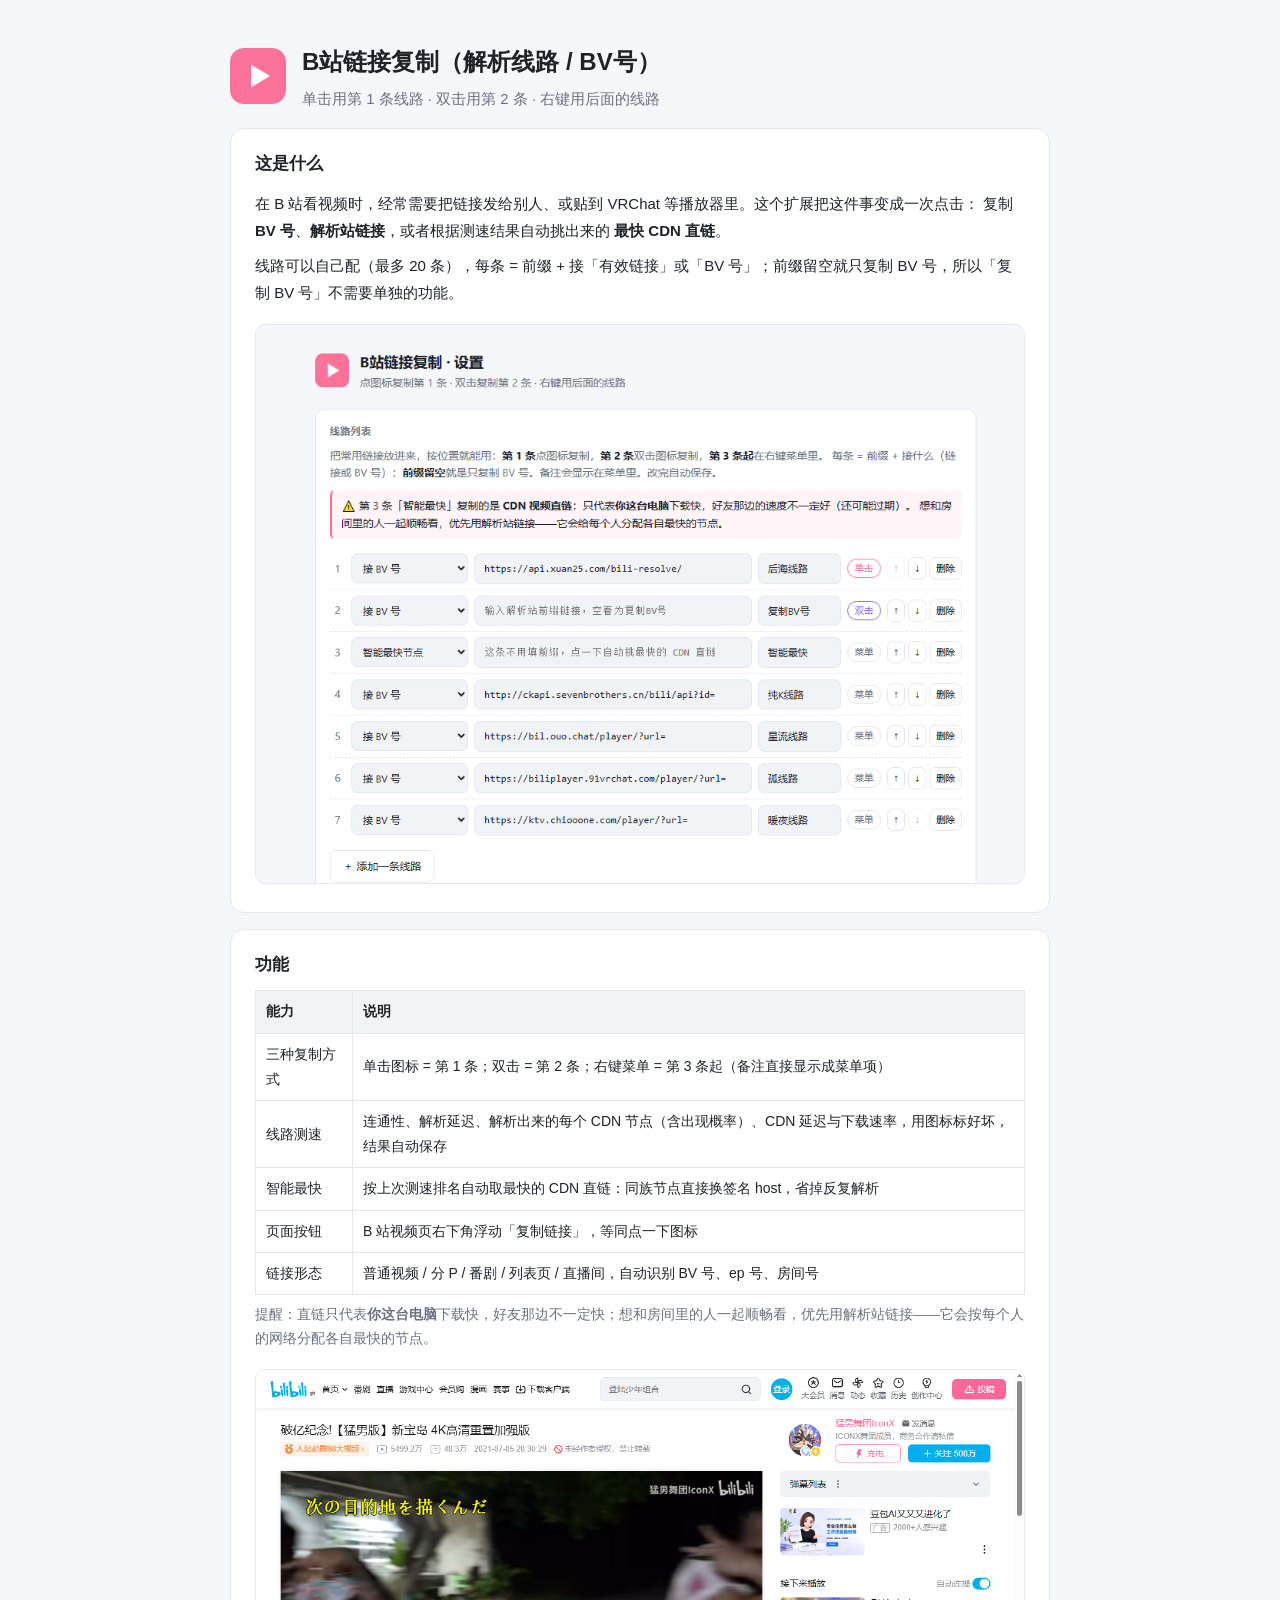
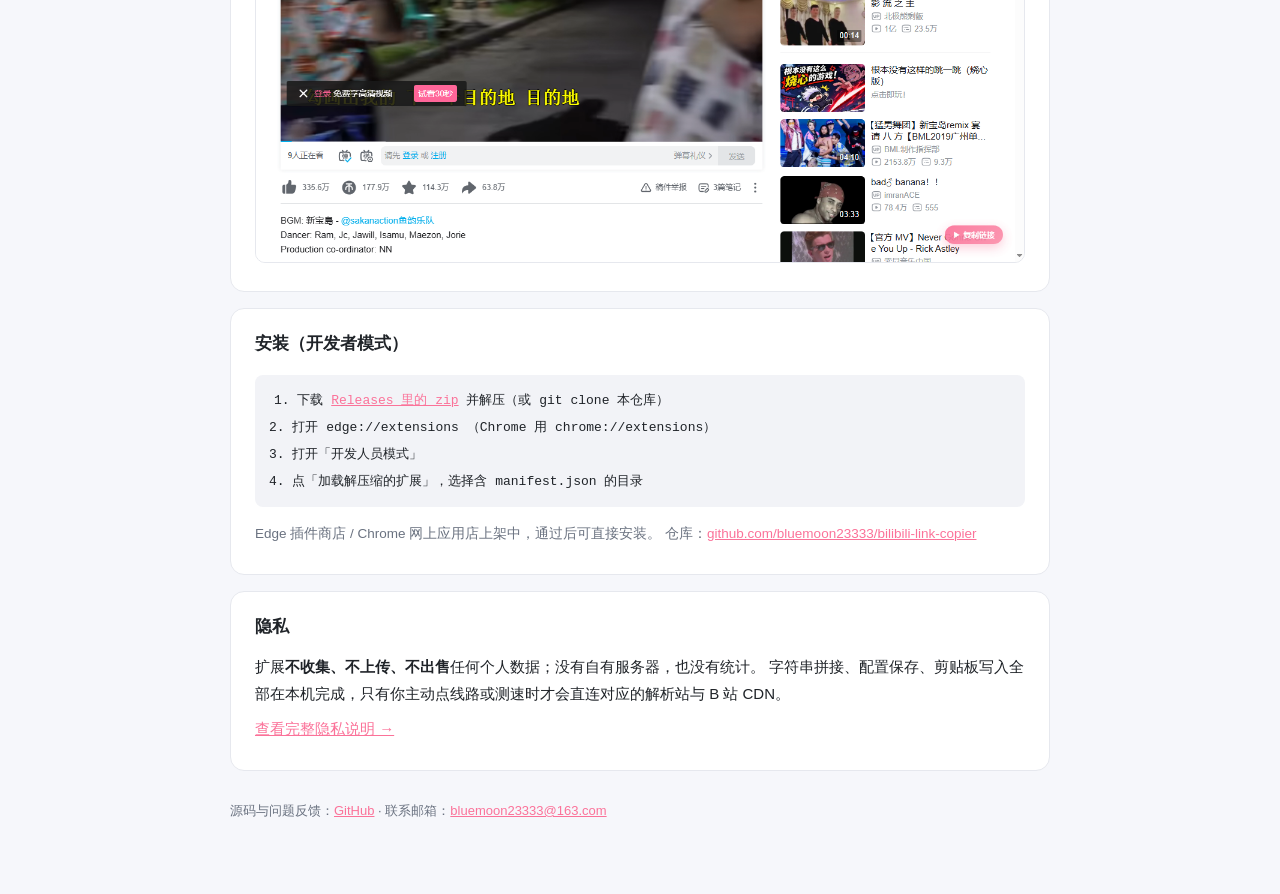
<file: docs/index.html>
<!doctype html>
<html lang="zh-CN">
  <head>
    <meta charset="utf-8" />
    <meta name="viewport" content="width=device-width, initial-scale=1" />
    <title>B站链接复制（解析线路 / BV号）</title>
    <meta name="description" content="一键复制 B 站视频的 BV 号、解析站链接或最快 CDN 直链。支持多线路、右键菜单、线路测速与页面浮动按钮。" />
    <style>
      :root {
        color-scheme: light dark;
        --bg: #f6f7fb;
        --card: #ffffff;
        --text: #1f2328;
        --muted: #6a7280;
        --line: #e6e8ee;
        --accent: #fb7299;
        --accent-2: #7c5cff;
        --code: #f2f3f7;
      }
      @media (prefers-color-scheme: dark) {
        :root {
          --bg: #14161a;
          --card: #1c1f24;
          --text: #e6e8ec;
          --muted: #9aa3af;
          --line: #2c3037;
          --code: #24282f;
        }
      }
      * { box-sizing: border-box; }
      body {
        margin: 0;
        padding: 40px 16px 72px;
        background: var(--bg);
        color: var(--text);
        font: 15px/1.8 -apple-system, "Segoe UI", "Microsoft YaHei", sans-serif;
      }
      main { max-width: 820px; margin: 0 auto; }
      header { display: flex; align-items: center; gap: 16px; margin-bottom: 8px; }
      header img { width: 56px; height: 56px; border-radius: 14px; }
      h1 { font-size: 24px; margin: 0; }
      .sub { color: var(--muted); margin: 4px 0 28px; }
      section {
        background: var(--card);
        border: 1px solid var(--line);
        border-radius: 14px;
        padding: 20px 24px;
        margin: 16px 0;
      }
      h2 { font-size: 17px; margin: 0 0 10px; }
      p, li { margin: 8px 0; }
      code { background: var(--code); padding: 1px 5px; border-radius: 4px; font-size: 13px; }
      pre { background: var(--code); padding: 12px 14px; border-radius: 8px; overflow: auto; }
      a { color: var(--accent); }
      img.shot { width: 100%; border: 1px solid var(--line); border-radius: 10px; margin-top: 10px; }
      /* 长截图只露出头部，避免页面被一张图撑到几千像素 */
      img.shot.tall { height: 560px; object-fit: cover; object-position: top center; }
      table { width: 100%; border-collapse: collapse; margin: 8px 0; font-size: 14px; }
      th, td { border: 1px solid var(--line); padding: 8px 10px; text-align: left; }
      th { background: var(--code); }
      .pill {
        display: inline-block; padding: 2px 9px; border-radius: 999px; font-size: 12.5px;
        background: color-mix(in srgb, var(--accent) 14%, transparent); color: var(--accent);
      }
      footer { color: var(--muted); font-size: 13px; margin-top: 28px; }
    </style>
  </head>
  <body>
    <main>
      <header>
        <img src="./icon-128.png" alt="" />
        <div>
          <h1>B站链接复制（解析线路 / BV号）</h1>
          <p class="sub" style="margin: 2px 0 0">单击用第 1 条线路 · 双击用第 2 条 · 右键用后面的线路</p>
        </div>
      </header>

      <section>
        <h2>这是什么</h2>
        <p>
          在 B 站看视频时，经常需要把链接发给别人、或贴到 VRChat 等播放器里。这个扩展把这件事变成一次点击：
          复制 <strong>BV 号</strong>、<strong>解析站链接</strong>，或者根据测速结果自动挑出来的 <strong>最快 CDN 直链</strong>。
        </p>
        <p>
          线路可以自己配（最多 20 条），每条 = 前缀 + 接「有效链接」或「BV 号」；前缀留空就只复制 BV 号，所以「复制 BV 号」不需要单独的功能。
        </p>
        <img class="shot tall" src="./speedtest.png" alt="设置页与线路测速" />
      </section>

      <section>
        <h2>功能</h2>
        <table>
          <tr><th>能力</th><th>说明</th></tr>
          <tr><td>三种复制方式</td><td>单击图标 = 第 1 条；双击 = 第 2 条；右键菜单 = 第 3 条起（备注直接显示成菜单项）</td></tr>
          <tr><td>线路测速</td><td>连通性、解析延迟、解析出来的每个 CDN 节点（含出现概率）、CDN 延迟与下载速率，用图标标好坏，结果自动保存</td></tr>
          <tr><td>智能最快</td><td>按上次测速排名自动取最快的 CDN 直链：同族节点直接换签名 host，省掉反复解析</td></tr>
          <tr><td>页面按钮</td><td>B 站视频页右下角浮动「复制链接」，等同点一下图标</td></tr>
          <tr><td>链接形态</td><td>普通视频 / 分 P / 番剧 / 列表页 / 直播间，自动识别 BV 号、ep 号、房间号</td></tr>
        </table>
        <p style="color: var(--muted); font-size: 13.5px">
          提醒：直链只代表<strong>你这台电脑</strong>下载快，好友那边不一定快；想和房间里的人一起顺畅看，优先用解析站链接——它会按每个人的网络分配各自最快的节点。
        </p>
        <img class="shot" src="./button.png" alt="B 站视频页右下角的复制按钮" />
      </section>

      <section>
        <h2>安装（开发者模式）</h2>
        <pre><code>1. 下载 <a href="https://github.com/bluemoon23333/bilibili-link-copier/releases/latest">Releases 里的 zip</a> 并解压（或 git clone 本仓库）
2. 打开 edge://extensions （Chrome 用 chrome://extensions）
3. 打开「开发人员模式」
4. 点「加载解压缩的扩展」，选择含 manifest.json 的目录</code></pre>
        <p style="color: var(--muted); font-size: 13.5px">Edge 插件商店 / Chrome 网上应用店上架中，通过后可直接安装。  仓库：<a href="https://github.com/bluemoon23333/bilibili-link-copier">github.com/bluemoon23333/bilibili-link-copier</a></p>
      </section>

      <section>
        <h2>隐私</h2>
        <p>
          扩展<strong>不收集、不上传、不出售</strong>任何个人数据；没有自有服务器，也没有统计。
          字符串拼接、配置保存、剪贴板写入全部在本机完成，只有你主动点线路或测速时才会直连对应的解析站与 B 站 CDN。
        </p>
        <p><a href="./privacy.html">查看完整隐私说明 →</a></p>
      </section>

      <footer>
        源码与问题反馈：<a id="repo" href="https://github.com/bluemoon23333">GitHub</a> ·
        联系邮箱：<a href="mailto:bluemoon23333@163.com">bluemoon23333@163.com</a>
      </footer>
    </main>
  </body>
</html>
</file>
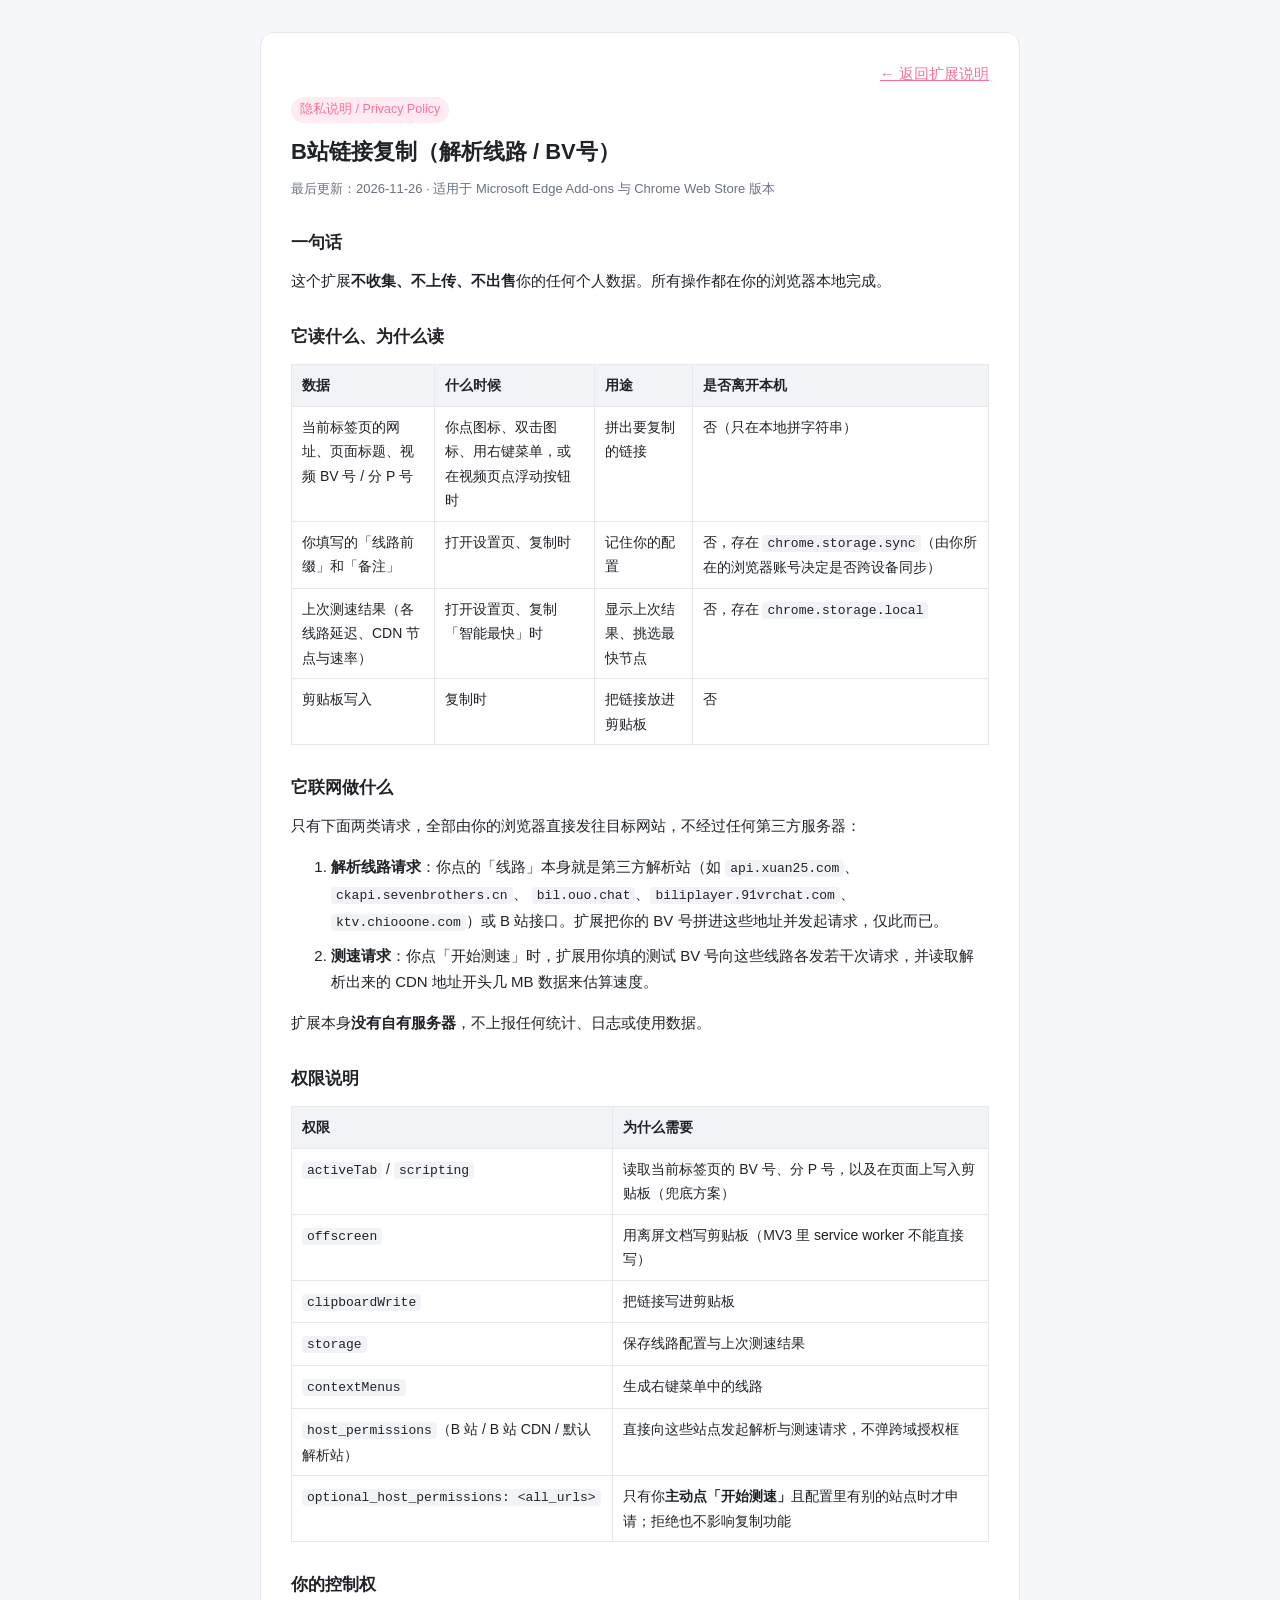
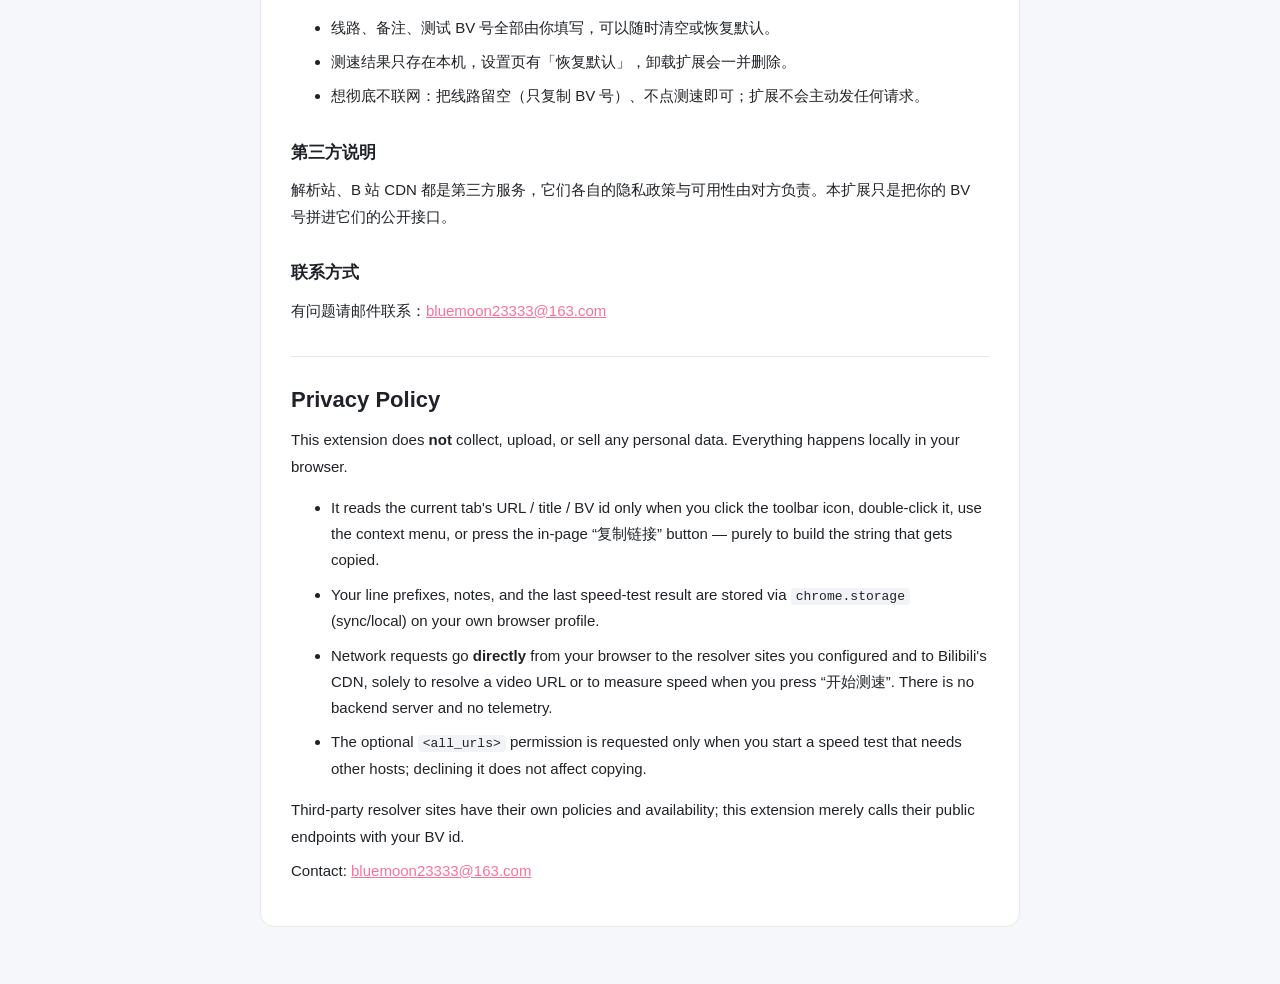
<file: docs/privacy.html>
<!doctype html>
<html lang="zh-CN">
  <head>
    <meta charset="utf-8" />
    <meta name="viewport" content="width=device-width, initial-scale=1" />
    <title>隐私说明 · B站链接复制（解析线路 / BV号）</title>
    <style>
      :root {
        color-scheme: light dark;
        --bg: #f6f7fb;
        --card: #ffffff;
        --text: #1f2328;
        --muted: #6a7280;
        --line: #e6e8ee;
        --accent: #fb7299;
        --code: #f2f3f7;
      }
      @media (prefers-color-scheme: dark) {
        :root {
          --bg: #14161a;
          --card: #1c1f24;
          --text: #e6e8ec;
          --muted: #9aa3af;
          --line: #2c3037;
          --code: #24282f;
        }
      }
      * { box-sizing: border-box; }
      body {
        margin: 0;
        padding: 32px 16px 64px;
        background: var(--bg);
        color: var(--text);
        font: 15px/1.75 -apple-system, "Segoe UI", "Microsoft YaHei", sans-serif;
      }
      main {
        max-width: 760px;
        margin: 0 auto;
        background: var(--card);
        border: 1px solid var(--line);
        border-radius: 14px;
        padding: 28px 30px 34px;
      }
      h1 { font-size: 22px; margin: 0 0 6px; }
      h2 { font-size: 17px; margin: 28px 0 10px; }
      p, li { margin: 8px 0; }
      .sub { color: var(--muted); font-size: 13px; margin: 0 0 18px; }
      table { width: 100%; border-collapse: collapse; margin: 12px 0; font-size: 14px; }
      th, td { border: 1px solid var(--line); padding: 8px 10px; text-align: left; vertical-align: top; }
      th { background: var(--code); font-weight: 600; }
      code {
        background: var(--code);
        padding: 1px 5px;
        border-radius: 4px;
        font-size: 13px;
      }
      hr { border: 0; border-top: 1px solid var(--line); margin: 32px 0 24px; }
      a { color: var(--accent); }
      .badge {
        display: inline-block;
        padding: 2px 9px;
        border-radius: 999px;
        background: color-mix(in srgb, var(--accent) 14%, transparent);
        color: var(--accent);
        font-size: 12.5px;
        margin-bottom: 10px;
      }
    </style>
  </head>
  <body>
        <main>
      <p style="text-align:right;margin:0 0 8px"><a href="./index.html">← 返回扩展说明</a></p>
      <span class="badge">隐私说明 / Privacy Policy</span>
      <h1>B站链接复制（解析线路 / BV号）</h1>
      <p class="sub">最后更新：2026-11-26 · 适用于 Microsoft Edge Add-ons 与 Chrome Web Store 版本</p>

      <h2>一句话</h2>
      <p>这个扩展<strong>不收集、不上传、不出售</strong>你的任何个人数据。所有操作都在你的浏览器本地完成。</p>

      <h2>它读什么、为什么读</h2>
      <table>
        <thead>
          <tr><th>数据</th><th>什么时候</th><th>用途</th><th>是否离开本机</th></tr>
        </thead>
        <tbody>
          <tr>
            <td>当前标签页的网址、页面标题、视频 BV 号 / 分 P 号</td>
            <td>你点图标、双击图标、用右键菜单，或在视频页点浮动按钮时</td>
            <td>拼出要复制的链接</td>
            <td>否（只在本地拼字符串）</td>
          </tr>
          <tr>
            <td>你填写的「线路前缀」和「备注」</td>
            <td>打开设置页、复制时</td>
            <td>记住你的配置</td>
            <td>否，存在 <code>chrome.storage.sync</code>（由你所在的浏览器账号决定是否跨设备同步）</td>
          </tr>
          <tr>
            <td>上次测速结果（各线路延迟、CDN 节点与速率）</td>
            <td>打开设置页、复制「智能最快」时</td>
            <td>显示上次结果、挑选最快节点</td>
            <td>否，存在 <code>chrome.storage.local</code></td>
          </tr>
          <tr>
            <td>剪贴板写入</td>
            <td>复制时</td>
            <td>把链接放进剪贴板</td>
            <td>否</td>
          </tr>
        </tbody>
      </table>

      <h2>它联网做什么</h2>
      <p>只有下面两类请求，全部由你的浏览器直接发往目标网站，不经过任何第三方服务器：</p>
      <ol>
        <li>
          <strong>解析线路请求</strong>：你点的「线路」本身就是第三方解析站（如 <code>api.xuan25.com</code>、<code>ckapi.sevenbrothers.cn</code>、
          <code>bil.ouo.chat</code>、<code>biliplayer.91vrchat.com</code>、<code>ktv.chiooone.com</code>）或 B 站接口。扩展把你的 BV 号拼进这些地址并发起请求，仅此而已。
        </li>
        <li>
          <strong>测速请求</strong>：你点「开始测速」时，扩展用你填的测试 BV 号向这些线路各发若干次请求，并读取解析出来的 CDN 地址开头几 MB 数据来估算速度。
        </li>
      </ol>
      <p>扩展本身<strong>没有自有服务器</strong>，不上报任何统计、日志或使用数据。</p>

      <h2>权限说明</h2>
      <table>
        <thead>
          <tr><th>权限</th><th>为什么需要</th></tr>
        </thead>
        <tbody>
          <tr><td><code>activeTab</code> / <code>scripting</code></td><td>读取当前标签页的 BV 号、分 P 号，以及在页面上写入剪贴板（兜底方案）</td></tr>
          <tr><td><code>offscreen</code></td><td>用离屏文档写剪贴板（MV3 里 service worker 不能直接写）</td></tr>
          <tr><td><code>clipboardWrite</code></td><td>把链接写进剪贴板</td></tr>
          <tr><td><code>storage</code></td><td>保存线路配置与上次测速结果</td></tr>
          <tr><td><code>contextMenus</code></td><td>生成右键菜单中的线路</td></tr>
          <tr><td><code>host_permissions</code>（B 站 / B 站 CDN / 默认解析站）</td><td>直接向这些站点发起解析与测速请求，不弹跨域授权框</td></tr>
          <tr><td><code>optional_host_permissions: &lt;all_urls&gt;</code></td><td>只有你<strong>主动点「开始测速」</strong>且配置里有别的站点时才申请；拒绝也不影响复制功能</td></tr>
        </tbody>
      </table>

      <h2>你的控制权</h2>
      <ul>
        <li>线路、备注、测试 BV 号全部由你填写，可以随时清空或恢复默认。</li>
        <li>测速结果只存在本机，设置页有「恢复默认」，卸载扩展会一并删除。</li>
        <li>想彻底不联网：把线路留空（只复制 BV 号）、不点测速即可；扩展不会主动发任何请求。</li>
      </ul>

      <h2>第三方说明</h2>
      <p>解析站、B 站 CDN 都是第三方服务，它们各自的隐私政策与可用性由对方负责。本扩展只是把你的 BV 号拼进它们的公开接口。</p>

      <h2>联系方式</h2>
      <p>有问题请邮件联系：<a href="mailto:bluemoon23333@163.com">bluemoon23333@163.com</a></p>

      <hr />

      <h1 id="en">Privacy Policy</h1>
      <p>This extension does <strong>not</strong> collect, upload, or sell any personal data. Everything happens locally in your browser.</p>
      <ul>
        <li>It reads the current tab's URL / title / BV id only when you click the toolbar icon, double-click it, use the context menu, or press the in-page “复制链接” button — purely to build the string that gets copied.</li>
        <li>Your line prefixes, notes, and the last speed-test result are stored via <code>chrome.storage</code> (sync/local) on your own browser profile.</li>
        <li>
          Network requests go <strong>directly</strong> from your browser to the resolver sites you configured and to Bilibili's CDN, solely to resolve a video URL or to measure speed when you press “开始测速”.
          There is no backend server and no telemetry.
        </li>
        <li>The optional <code>&lt;all_urls&gt;</code> permission is requested only when you start a speed test that needs other hosts; declining it does not affect copying.</li>
      </ul>
      <p>Third-party resolver sites have their own policies and availability; this extension merely calls their public endpoints with your BV id.</p>
      <p>Contact: <a href="mailto:bluemoon23333@163.com">bluemoon23333@163.com</a></p>
    </main>
  </body>
</html>
</file>
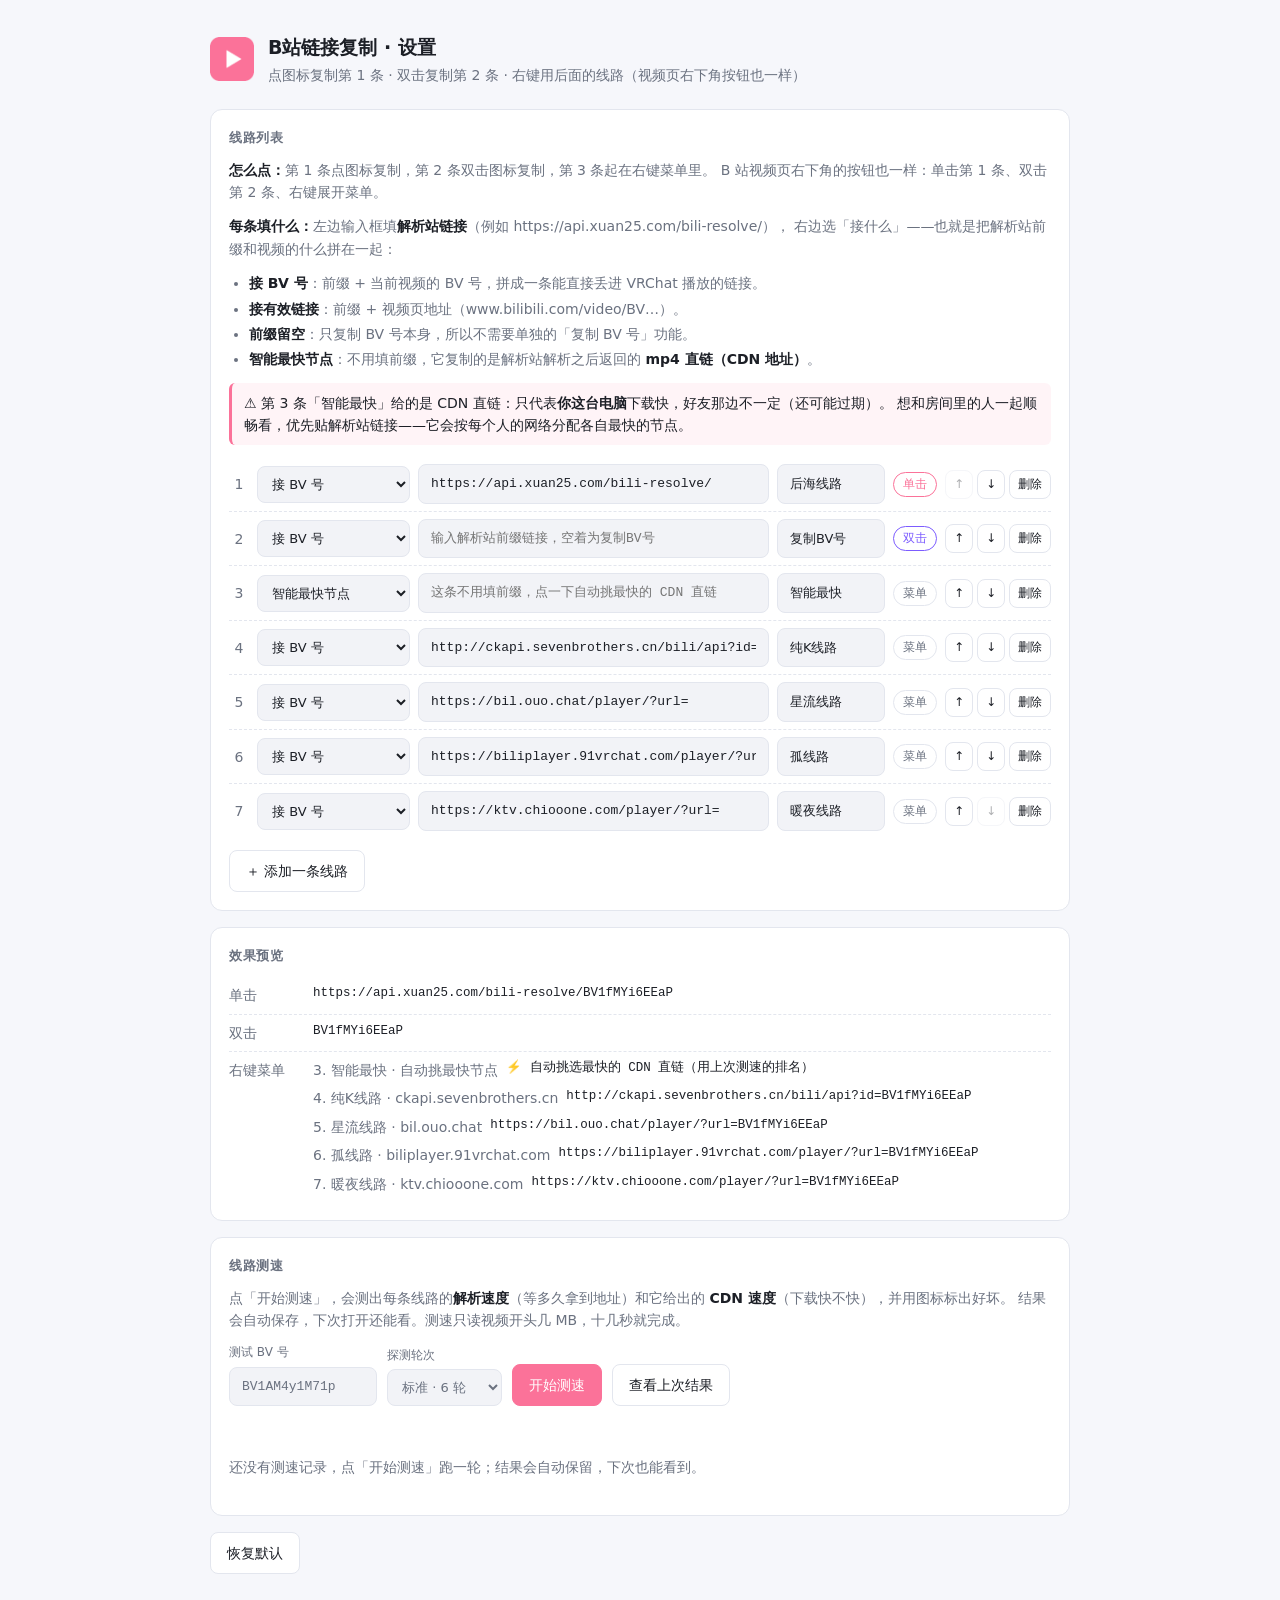
<file: src/options.html>
<!DOCTYPE html>
<html lang="zh-CN">
  <head>
    <meta charset="utf-8" />
    <title>设置 · B站链接复制</title>
    <style>
      :root {
        color-scheme: light dark;
        --bg: #f6f7fb;
        --card: #ffffff;
        --text: #1c1f26;
        --muted: #6b7280;
        --line: #e3e6ee;
        --accent: #fb7299;
        --accent-2: #7c5cff;
        --code-bg: #f2f3f7;
        --ok: #2e9e5b;
        --warn: #d7263d;
      }

      @media (prefers-color-scheme: dark) {
        :root {
          --bg: #15171c;
          --card: #1d2027;
          --text: #e8eaf0;
          --muted: #9aa1ad;
          --line: #2b2f39;
          --code-bg: #14161b;
          --ok: #4cc38a;
          --warn: #ff6b81;
        }
      }

      * {
        box-sizing: border-box;
      }

      body {
        margin: 0;
        padding: 32px 20px 56px;
        background: var(--bg);
        color: var(--text);
        font: 14px/1.6 "Segoe UI", "Microsoft YaHei", system-ui, sans-serif;
      }

      main {
        max-width: 860px;
        margin: 0 auto;
      }

      header {
        display: flex;
        align-items: center;
        gap: 14px;
        margin-bottom: 22px;
      }

      header img {
        width: 44px;
        height: 44px;
      }

      h1 {
        margin: 0;
        font-size: 19px;
      }

      h2 {
        margin: 0 0 10px;
        font-size: 13px;
        letter-spacing: 0.04em;
        text-transform: uppercase;
        color: var(--muted);
      }

      .sub {
        margin: 2px 0 0;
        color: var(--muted);
      }

      section {
        background: var(--card);
        border: 1px solid var(--line);
        border-radius: 12px;
        padding: 18px;
        margin-bottom: 16px;
      }

      input[type="text"] {
        width: 100%;
        padding: 9px 12px;
        border: 1px solid var(--line);
        border-radius: 8px;
        background: var(--code-bg);
        color: inherit;
        font: 13px/1.5 Consolas, "Cascadia Mono", monospace;
      }

      input[type="text"]:focus,
      select:focus {
        outline: 2px solid var(--accent-2);
        outline-offset: 1px;
      }

      .hint {
        margin: 0 0 12px;
        color: var(--muted);
      }

      .hint b {
        color: var(--text);
      }

      .hint-list {
        margin: 0 0 12px;
        padding-left: 20px;
        color: var(--muted);
      }

      .hint-list li {
        margin: 3px 0;
      }

      .hint-list b {
        color: var(--text);
      }

      code {
        background: var(--code-bg);
        border-radius: 5px;
        padding: 1px 5px;
        font: 12.5px/1.5 Consolas, "Cascadia Mono", monospace;
      }

      .entry {
        display: flex;
        align-items: center;
        gap: 8px;
        padding: 7px 0;
        border-top: 1px dashed var(--line);
      }

      .entry:first-child {
        border-top: 0;
      }

      .entry input[data-role="value"] {
        flex: 1 1 220px;
        min-width: 0;
      }

      .entry input[data-role="note"] {
        flex: 0 0 108px;
        width: 108px;
        font-family: inherit;
        font-size: 13px;
      }

      .entry select {
        flex: 0 0 auto;
        padding: 9px 10px;
        border: 1px solid var(--line);
        border-radius: 8px;
        background: var(--code-bg);
        color: inherit;
        font: inherit;
        font-size: 13px;
      }

      .idx {
        flex: 0 0 20px;
        text-align: center;
        color: var(--muted);
        font-variant-numeric: tabular-nums;
      }

      .role {
        flex: 0 0 auto;
        width: 44px;
        text-align: center;
        padding: 2px 0;
        border: 1px solid var(--line);
        border-radius: 999px;
        font-size: 12px;
        color: var(--muted);
        white-space: nowrap;
      }

      .role.primary {
        color: var(--accent);
        border-color: var(--accent);
      }

      .role.secondary {
        color: var(--accent-2);
        border-color: var(--accent-2);
      }

      .role.menu {
        color: var(--muted);
        border-color: var(--line);
      }

      .tools {
        flex: 0 0 auto;
        display: flex;
        gap: 4px;
      }

      .tools button {
        padding: 4px 8px;
        font-size: 12px;
      }

      .tools button:disabled {
        opacity: 0.35;
        cursor: not-allowed;
      }

      .row {
        display: flex;
        gap: 10px;
        align-items: flex-start;
        padding: 7px 0;
        border-top: 1px dashed var(--line);
      }

      .row:first-of-type {
        border-top: 0;
      }

      .tag {
        flex: 0 0 74px;
        color: var(--muted);
      }

      .row code,
      .menu-preview code {
        flex: 1;
        background: transparent;
        padding: 0;
        white-space: pre-wrap;
        word-break: break-all;
      }

      .menu-preview {
        flex: 1;
        display: flex;
        flex-direction: column;
        gap: 6px;
        min-width: 0;
      }

      .menu-preview .item {
        display: flex;
        gap: 8px;
        min-width: 0;
      }

      .menu-preview .name {
        flex: 0 0 auto;
        color: var(--muted);
      }

      .menu-preview .empty {
        color: var(--muted);
      }

      .actions {
        display: flex;
        align-items: center;
        gap: 14px;
      }

      button {
        padding: 9px 16px;
        border: 1px solid var(--line);
        border-radius: 8px;
        background: var(--card);
        color: inherit;
        font: inherit;
        cursor: pointer;
      }

      button:hover:not(:disabled) {
        border-color: var(--accent);
        color: var(--accent);
      }

      button:disabled {
        opacity: 0.5;
        cursor: not-allowed;
      }

      button.primary-btn {
        border-color: var(--accent);
        background: var(--accent);
        color: #fff;
      }

      button.primary-btn:hover:not(:disabled) {
        color: #fff;
        filter: brightness(1.05);
      }

      #add {
        margin-top: 12px;
      }

      #status {
        color: var(--muted);
      }

      /* ---------- 测速面板 ---------- */

      .speed-bar {
        display: flex;
        flex-wrap: wrap;
        gap: 10px;
        align-items: flex-end;
        margin-bottom: 10px;
      }

      .field {
        display: flex;
        flex-direction: column;
        gap: 4px;
        font-size: 12px;
        color: var(--muted);
      }

      .field input {
        width: 148px;
      }

      .field select {
        padding: 9px 10px;
        border: 1px solid var(--line);
        border-radius: 8px;
        background: var(--code-bg);
        color: inherit;
        font: inherit;
        font-size: 13px;
      }

      .speed-status {
        min-height: 22px;
        color: var(--muted);
      }

      .speed-status.ok {
        color: var(--ok);
      }

      .speed-status.warn {
        color: var(--warn);
      }

      .speed-summary {
        display: flex;
        flex-wrap: wrap;
        gap: 4px 18px;
        margin: 8px 0 12px;
        color: var(--muted);
        font-size: 13px;
      }

      .speed-summary b {
        color: var(--text);
      }

      .speed-empty {
        color: var(--muted);
        padding: 4px 0;
      }

      .speed-table {
        width: 100%;
        border-collapse: collapse;
        font-size: 13px;
      }

      .speed-table th {
        text-align: left;
        font-weight: 500;
        color: var(--muted);
        border-bottom: 1px solid var(--line);
        padding: 6px 8px;
        white-space: nowrap;
      }

      .speed-table td {
        border-bottom: 1px dashed var(--line);
        padding: 7px 8px;
        vertical-align: top;
      }

      .speed-table tr.detail td {
        border-bottom: 1px solid var(--line);
        background: var(--code-bg);
        font-size: 12px;
        color: var(--muted);
        padding: 6px 8px 8px 30px;
        line-height: 1.7;
      }

      .speed-table .line-name {
        font-weight: 600;
      }

      .speed-table .line-host {
        display: block;
        color: var(--muted);
        font-size: 11.5px;
      }

      .speed-table .num {
        font-variant-numeric: tabular-nums;
        white-space: nowrap;
      }

      .speed-table .grade {
        white-space: nowrap;
      }

      .tone-great,
      .tone-good {
        color: var(--ok);
      }

      .tone-fair {
        color: #c99a00;
      }

      .tone-slow {
        color: #d97b00;
      }

      .tone-bad,
      .tone-fail {
        color: var(--warn);
      }

      .tone-unknown,
      .tone-skipped {
        color: var(--muted);
      }

      .cdn-chip {
        display: inline-block;
        margin-right: 12px;
        white-space: nowrap;
      }

      .cdn-summary {
        color: var(--muted);
      }

      .hint.warn {
        padding: 9px 12px;
        border-left: 3px solid var(--accent);
        border-radius: 6px;
        background: color-mix(in srgb, var(--accent) 8%, transparent);
        color: var(--text);
      }

      .speed-legend {
        margin: 10px 0 0;
        color: var(--muted);
        font-size: 12.5px;
        line-height: 1.6;
      }

      @media (max-width: 720px) {
        .entry {
          flex-wrap: wrap;
        }

        .entry input[data-role="value"] {
          flex: 1 1 100%;
          order: 3;
        }
      }
    </style>
  </head>
  <body>
    <main>
      <header>
        <img src="../icons/icon48.png" alt="" />
        <div>
          <h1>B站链接复制 · 设置</h1>
          <p class="sub">
            点图标复制第 1 条 · 双击复制第 2 条 · 右键用后面的线路（视频页右下角按钮也一样）
          </p>
        </div>
      </header>

      <section>
        <h2>线路列表</h2>
        <p class="hint">
          <b>怎么点：</b>第 1 条点图标复制，第 2 条双击图标复制，第 3 条起在右键菜单里。
          B 站视频页右下角的按钮也一样：单击第 1 条、双击第 2 条、右键展开菜单。
        </p>
        <p class="hint">
          <b>每条填什么：</b>左边输入框填<b>解析站链接</b>（例如 https://api.xuan25.com/bili-resolve/），
          右边选「接什么」——也就是把解析站前缀和视频的什么拼在一起：
        </p>
        <ul class="hint-list">
          <li><b>接 BV 号</b>：前缀 + 当前视频的 BV 号，拼成一条能直接丢进 VRChat 播放的链接。</li>
          <li><b>接有效链接</b>：前缀 + 视频页地址（www.bilibili.com/video/BV…）。</li>
          <li><b>前缀留空</b>：只复制 BV 号本身，所以不需要单独的「复制 BV 号」功能。</li>
          <li><b>智能最快节点</b>：不用填前缀，它复制的是解析站解析之后返回的 <b>mp4 直链（CDN 地址）</b>。</li>
        </ul>
        <p class="hint warn">
          ⚠️ 第 3 条「智能最快」给的是 CDN 直链：只代表<b>你这台电脑</b>下载快，好友那边不一定（还可能过期）。
          想和房间里的人一起顺畅看，优先贴解析站链接——它会按每个人的网络分配各自最快的节点。
        </p>
        <div id="list"></div>
        <button id="add" type="button">＋ 添加一条线路</button>
      </section>

      <section>
        <h2>效果预览</h2>
        <div class="row"><span class="tag">单击</span><code id="preview-single"></code></div>
        <div class="row"><span class="tag">双击</span><code id="preview-double"></code></div>
        <div class="row">
          <span class="tag">右键菜单</span>
          <div class="menu-preview" id="preview-menu"></div>
        </div>
      </section>

      <section id="speed">
        <h2>线路测速</h2>
        <p class="hint">
          点「开始测速」，会测出每条线路的<b>解析速度</b>（等多久拿到地址）和它给出的 <b>CDN 速度</b>（下载快不快），并用图标标出好坏。
          结果会自动保存，下次打开还能看。测速只读视频开头几 MB，十几秒就完成。
        </p>
        <div class="speed-bar">
          <label class="field">
            测试 BV 号
            <input id="speed-bv" type="text" spellcheck="false" autocomplete="off" maxlength="12" />
          </label>
          <label class="field">
            探测轮次
            <select id="speed-depth"></select>
          </label>
          <button id="speed-run" type="button" class="primary-btn">开始测速</button>
          <button id="speed-view" type="button">查看上次结果</button>
          <button id="speed-stop" type="button" hidden>停止</button>
        </div>
        <div id="speed-status" class="speed-status" role="status" aria-live="polite"></div>
        <div id="speed-result"></div>
      </section>

      <div class="actions">
        <button id="reset" type="button">恢复默认</button>
        <span id="status" role="status" aria-live="polite"></span>
      </div>
    </main>

    <script src="options.js" type="module"></script>
  </body>
</html>
</file>
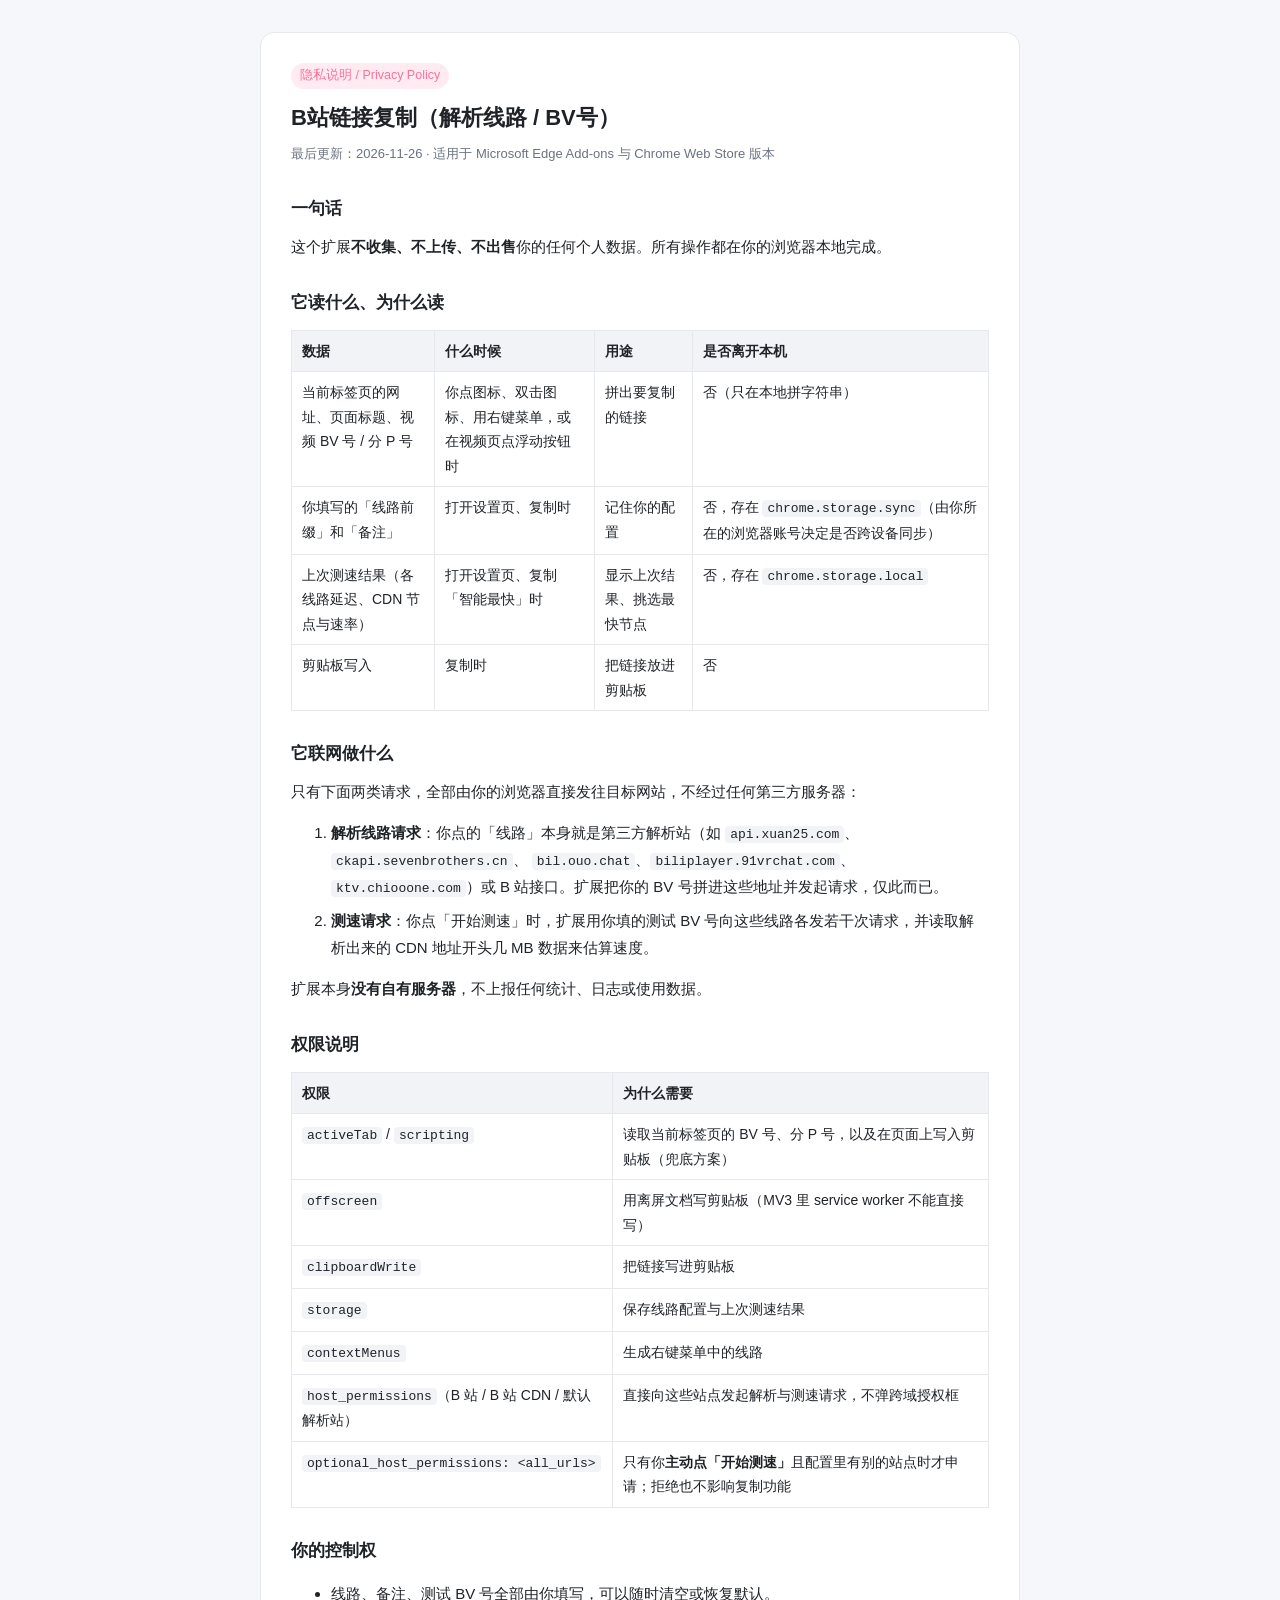
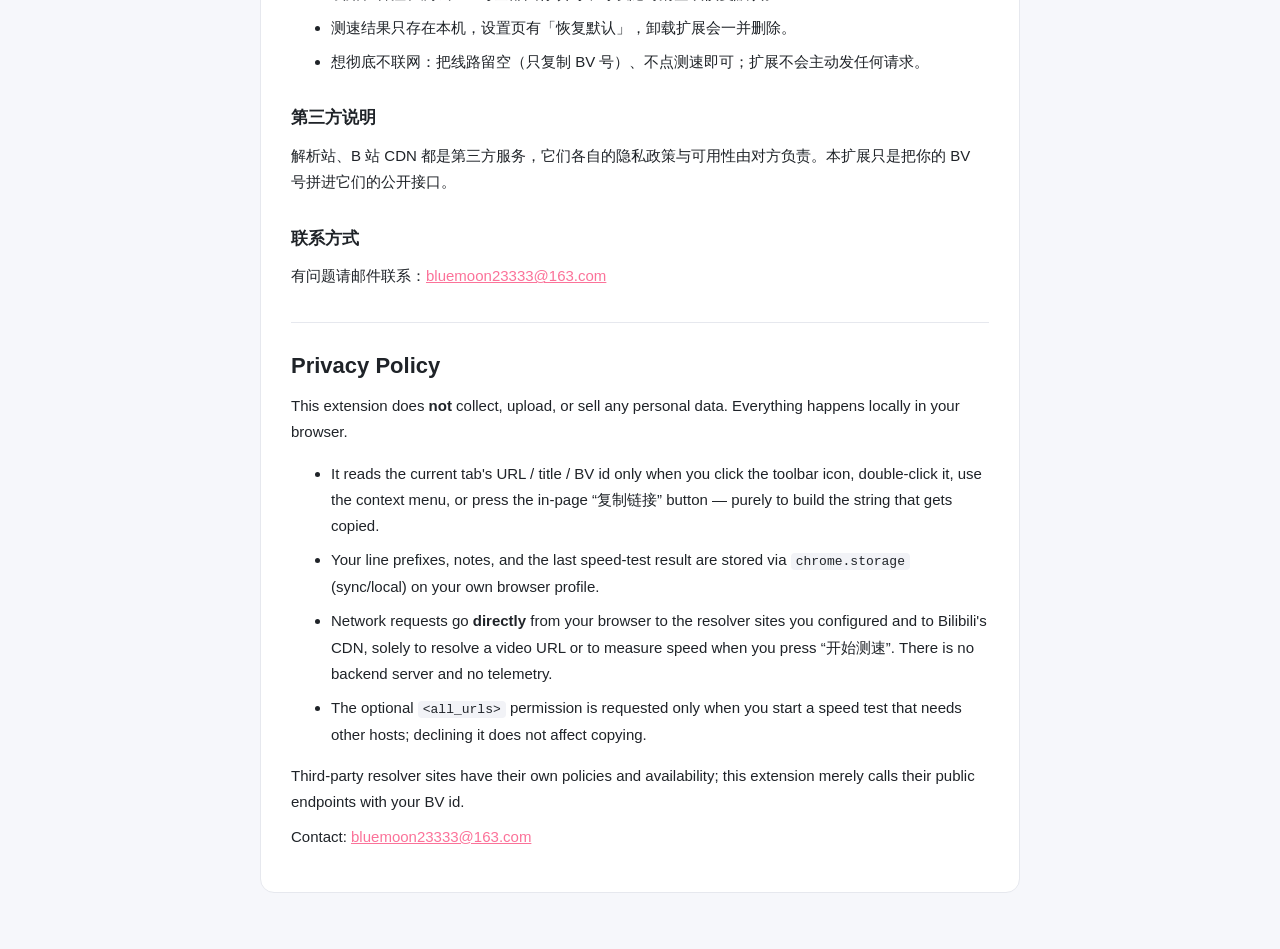
<file: store/privacy-policy.html>
<!doctype html>
<html lang="zh-CN">
  <head>
    <meta charset="utf-8" />
    <meta name="viewport" content="width=device-width, initial-scale=1" />
    <title>隐私说明 · B站链接复制（解析线路 / BV号）</title>
    <style>
      :root {
        color-scheme: light dark;
        --bg: #f6f7fb;
        --card: #ffffff;
        --text: #1f2328;
        --muted: #6a7280;
        --line: #e6e8ee;
        --accent: #fb7299;
        --code: #f2f3f7;
      }
      @media (prefers-color-scheme: dark) {
        :root {
          --bg: #14161a;
          --card: #1c1f24;
          --text: #e6e8ec;
          --muted: #9aa3af;
          --line: #2c3037;
          --code: #24282f;
        }
      }
      * { box-sizing: border-box; }
      body {
        margin: 0;
        padding: 32px 16px 64px;
        background: var(--bg);
        color: var(--text);
        font: 15px/1.75 -apple-system, "Segoe UI", "Microsoft YaHei", sans-serif;
      }
      main {
        max-width: 760px;
        margin: 0 auto;
        background: var(--card);
        border: 1px solid var(--line);
        border-radius: 14px;
        padding: 28px 30px 34px;
      }
      h1 { font-size: 22px; margin: 0 0 6px; }
      h2 { font-size: 17px; margin: 28px 0 10px; }
      p, li { margin: 8px 0; }
      .sub { color: var(--muted); font-size: 13px; margin: 0 0 18px; }
      table { width: 100%; border-collapse: collapse; margin: 12px 0; font-size: 14px; }
      th, td { border: 1px solid var(--line); padding: 8px 10px; text-align: left; vertical-align: top; }
      th { background: var(--code); font-weight: 600; }
      code {
        background: var(--code);
        padding: 1px 5px;
        border-radius: 4px;
        font-size: 13px;
      }
      hr { border: 0; border-top: 1px solid var(--line); margin: 32px 0 24px; }
      a { color: var(--accent); }
      .badge {
        display: inline-block;
        padding: 2px 9px;
        border-radius: 999px;
        background: color-mix(in srgb, var(--accent) 14%, transparent);
        color: var(--accent);
        font-size: 12.5px;
        margin-bottom: 10px;
      }
    </style>
  </head>
  <body>
    <main>
      <span class="badge">隐私说明 / Privacy Policy</span>
      <h1>B站链接复制（解析线路 / BV号）</h1>
      <p class="sub">最后更新：2026-11-26 · 适用于 Microsoft Edge Add-ons 与 Chrome Web Store 版本</p>

      <h2>一句话</h2>
      <p>这个扩展<strong>不收集、不上传、不出售</strong>你的任何个人数据。所有操作都在你的浏览器本地完成。</p>

      <h2>它读什么、为什么读</h2>
      <table>
        <thead>
          <tr><th>数据</th><th>什么时候</th><th>用途</th><th>是否离开本机</th></tr>
        </thead>
        <tbody>
          <tr>
            <td>当前标签页的网址、页面标题、视频 BV 号 / 分 P 号</td>
            <td>你点图标、双击图标、用右键菜单，或在视频页点浮动按钮时</td>
            <td>拼出要复制的链接</td>
            <td>否（只在本地拼字符串）</td>
          </tr>
          <tr>
            <td>你填写的「线路前缀」和「备注」</td>
            <td>打开设置页、复制时</td>
            <td>记住你的配置</td>
            <td>否，存在 <code>chrome.storage.sync</code>（由你所在的浏览器账号决定是否跨设备同步）</td>
          </tr>
          <tr>
            <td>上次测速结果（各线路延迟、CDN 节点与速率）</td>
            <td>打开设置页、复制「智能最快」时</td>
            <td>显示上次结果、挑选最快节点</td>
            <td>否，存在 <code>chrome.storage.local</code></td>
          </tr>
          <tr>
            <td>剪贴板写入</td>
            <td>复制时</td>
            <td>把链接放进剪贴板</td>
            <td>否</td>
          </tr>
        </tbody>
      </table>

      <h2>它联网做什么</h2>
      <p>只有下面两类请求，全部由你的浏览器直接发往目标网站，不经过任何第三方服务器：</p>
      <ol>
        <li>
          <strong>解析线路请求</strong>：你点的「线路」本身就是第三方解析站（如 <code>api.xuan25.com</code>、<code>ckapi.sevenbrothers.cn</code>、
          <code>bil.ouo.chat</code>、<code>biliplayer.91vrchat.com</code>、<code>ktv.chiooone.com</code>）或 B 站接口。扩展把你的 BV 号拼进这些地址并发起请求，仅此而已。
        </li>
        <li>
          <strong>测速请求</strong>：你点「开始测速」时，扩展用你填的测试 BV 号向这些线路各发若干次请求，并读取解析出来的 CDN 地址开头几 MB 数据来估算速度。
        </li>
      </ol>
      <p>扩展本身<strong>没有自有服务器</strong>，不上报任何统计、日志或使用数据。</p>

      <h2>权限说明</h2>
      <table>
        <thead>
          <tr><th>权限</th><th>为什么需要</th></tr>
        </thead>
        <tbody>
          <tr><td><code>activeTab</code> / <code>scripting</code></td><td>读取当前标签页的 BV 号、分 P 号，以及在页面上写入剪贴板（兜底方案）</td></tr>
          <tr><td><code>offscreen</code></td><td>用离屏文档写剪贴板（MV3 里 service worker 不能直接写）</td></tr>
          <tr><td><code>clipboardWrite</code></td><td>把链接写进剪贴板</td></tr>
          <tr><td><code>storage</code></td><td>保存线路配置与上次测速结果</td></tr>
          <tr><td><code>contextMenus</code></td><td>生成右键菜单中的线路</td></tr>
          <tr><td><code>host_permissions</code>（B 站 / B 站 CDN / 默认解析站）</td><td>直接向这些站点发起解析与测速请求，不弹跨域授权框</td></tr>
          <tr><td><code>optional_host_permissions: &lt;all_urls&gt;</code></td><td>只有你<strong>主动点「开始测速」</strong>且配置里有别的站点时才申请；拒绝也不影响复制功能</td></tr>
        </tbody>
      </table>

      <h2>你的控制权</h2>
      <ul>
        <li>线路、备注、测试 BV 号全部由你填写，可以随时清空或恢复默认。</li>
        <li>测速结果只存在本机，设置页有「恢复默认」，卸载扩展会一并删除。</li>
        <li>想彻底不联网：把线路留空（只复制 BV 号）、不点测速即可；扩展不会主动发任何请求。</li>
      </ul>

      <h2>第三方说明</h2>
      <p>解析站、B 站 CDN 都是第三方服务，它们各自的隐私政策与可用性由对方负责。本扩展只是把你的 BV 号拼进它们的公开接口。</p>

      <h2>联系方式</h2>
      <p>有问题请邮件联系：<a href="mailto:bluemoon23333@163.com">bluemoon23333@163.com</a></p>

      <hr />

      <h1 id="en">Privacy Policy</h1>
      <p>This extension does <strong>not</strong> collect, upload, or sell any personal data. Everything happens locally in your browser.</p>
      <ul>
        <li>It reads the current tab's URL / title / BV id only when you click the toolbar icon, double-click it, use the context menu, or press the in-page “复制链接” button — purely to build the string that gets copied.</li>
        <li>Your line prefixes, notes, and the last speed-test result are stored via <code>chrome.storage</code> (sync/local) on your own browser profile.</li>
        <li>
          Network requests go <strong>directly</strong> from your browser to the resolver sites you configured and to Bilibili's CDN, solely to resolve a video URL or to measure speed when you press “开始测速”.
          There is no backend server and no telemetry.
        </li>
        <li>The optional <code>&lt;all_urls&gt;</code> permission is requested only when you start a speed test that needs other hosts; declining it does not affect copying.</li>
      </ul>
      <p>Third-party resolver sites have their own policies and availability; this extension merely calls their public endpoints with your BV id.</p>
      <p>Contact: <a href="mailto:bluemoon23333@163.com">bluemoon23333@163.com</a></p>
    </main>
  </body>
</html>
</file>
